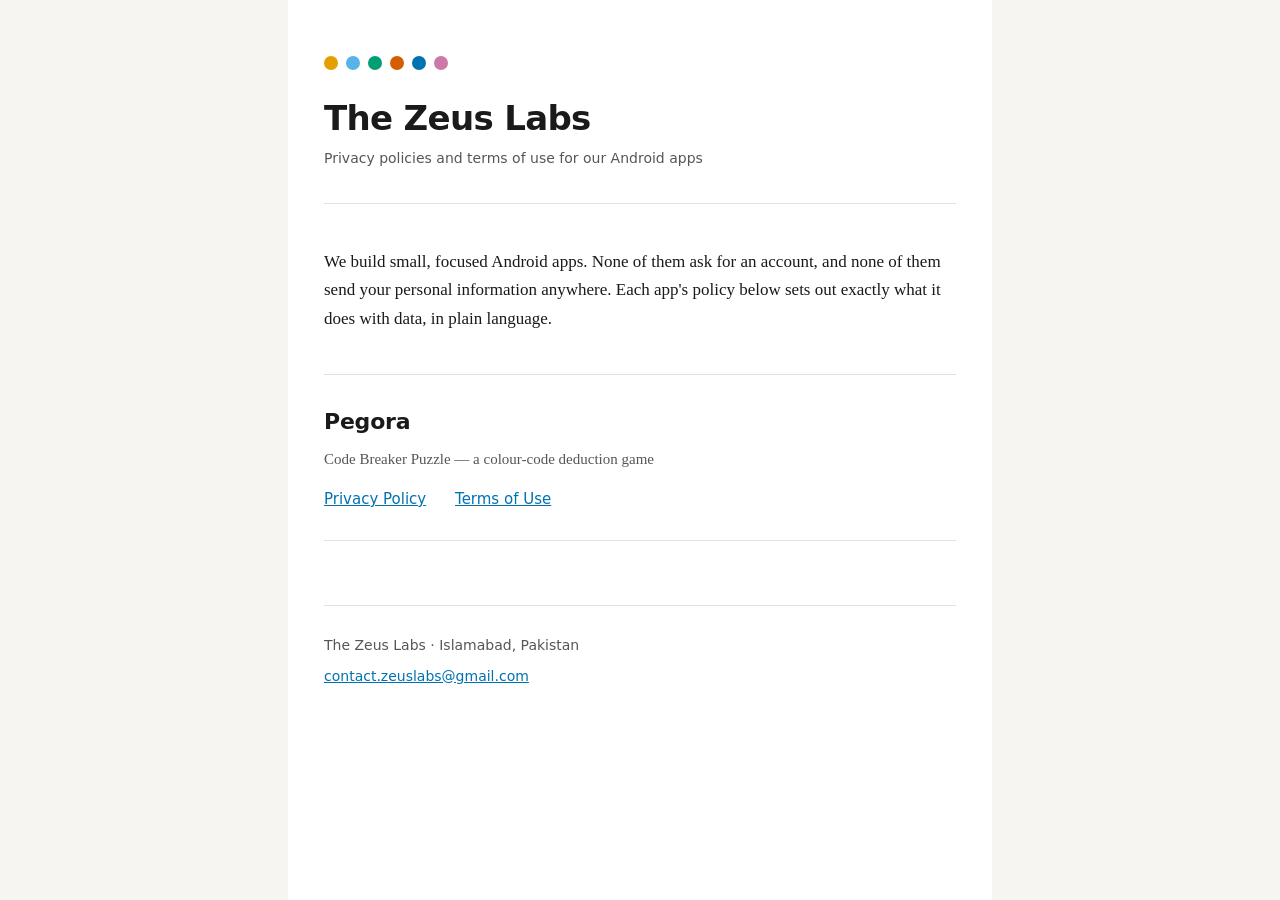
<file: index.html>
<!DOCTYPE html>
<html lang="en">
<head>
<meta charset="utf-8">
<meta name="viewport" content="width=device-width, initial-scale=1">
<title>Legal — The Zeus Labs</title>
<meta name="description" content="Privacy policies and terms of use for Android apps published by The Zeus Labs.">
<link rel="stylesheet" href="style.css">
</head>
<body>
<main class="sheet">

  <div class="pegs" aria-hidden="true">
    <span></span><span></span><span></span><span></span><span></span><span></span>
  </div>

  <h1>The Zeus Labs</h1>
  <p class="meta">Privacy policies and terms of use for our Android apps</p>

  <p>We build small, focused Android apps. None of them ask for an account, and none of them send your personal information anywhere. Each app's policy below sets out exactly what it does with data, in plain language.</p>

  <div class="apps">

    <div class="app">
      <h2>Pegora</h2>
      <p>Code Breaker Puzzle — a colour-code deduction game</p>
      <div class="app-links">
        <a href="privacy.html">Privacy Policy</a>
        <a href="terms.html">Terms of Use</a>
      </div>
    </div>

  </div>

  <footer>
    <p>The Zeus Labs · Islamabad, Pakistan</p>
    <p><a href="mailto:contact.zeuslabs@gmail.com">contact.zeuslabs@gmail.com</a></p>
  </footer>

</main>
</body>
</html>
</file>
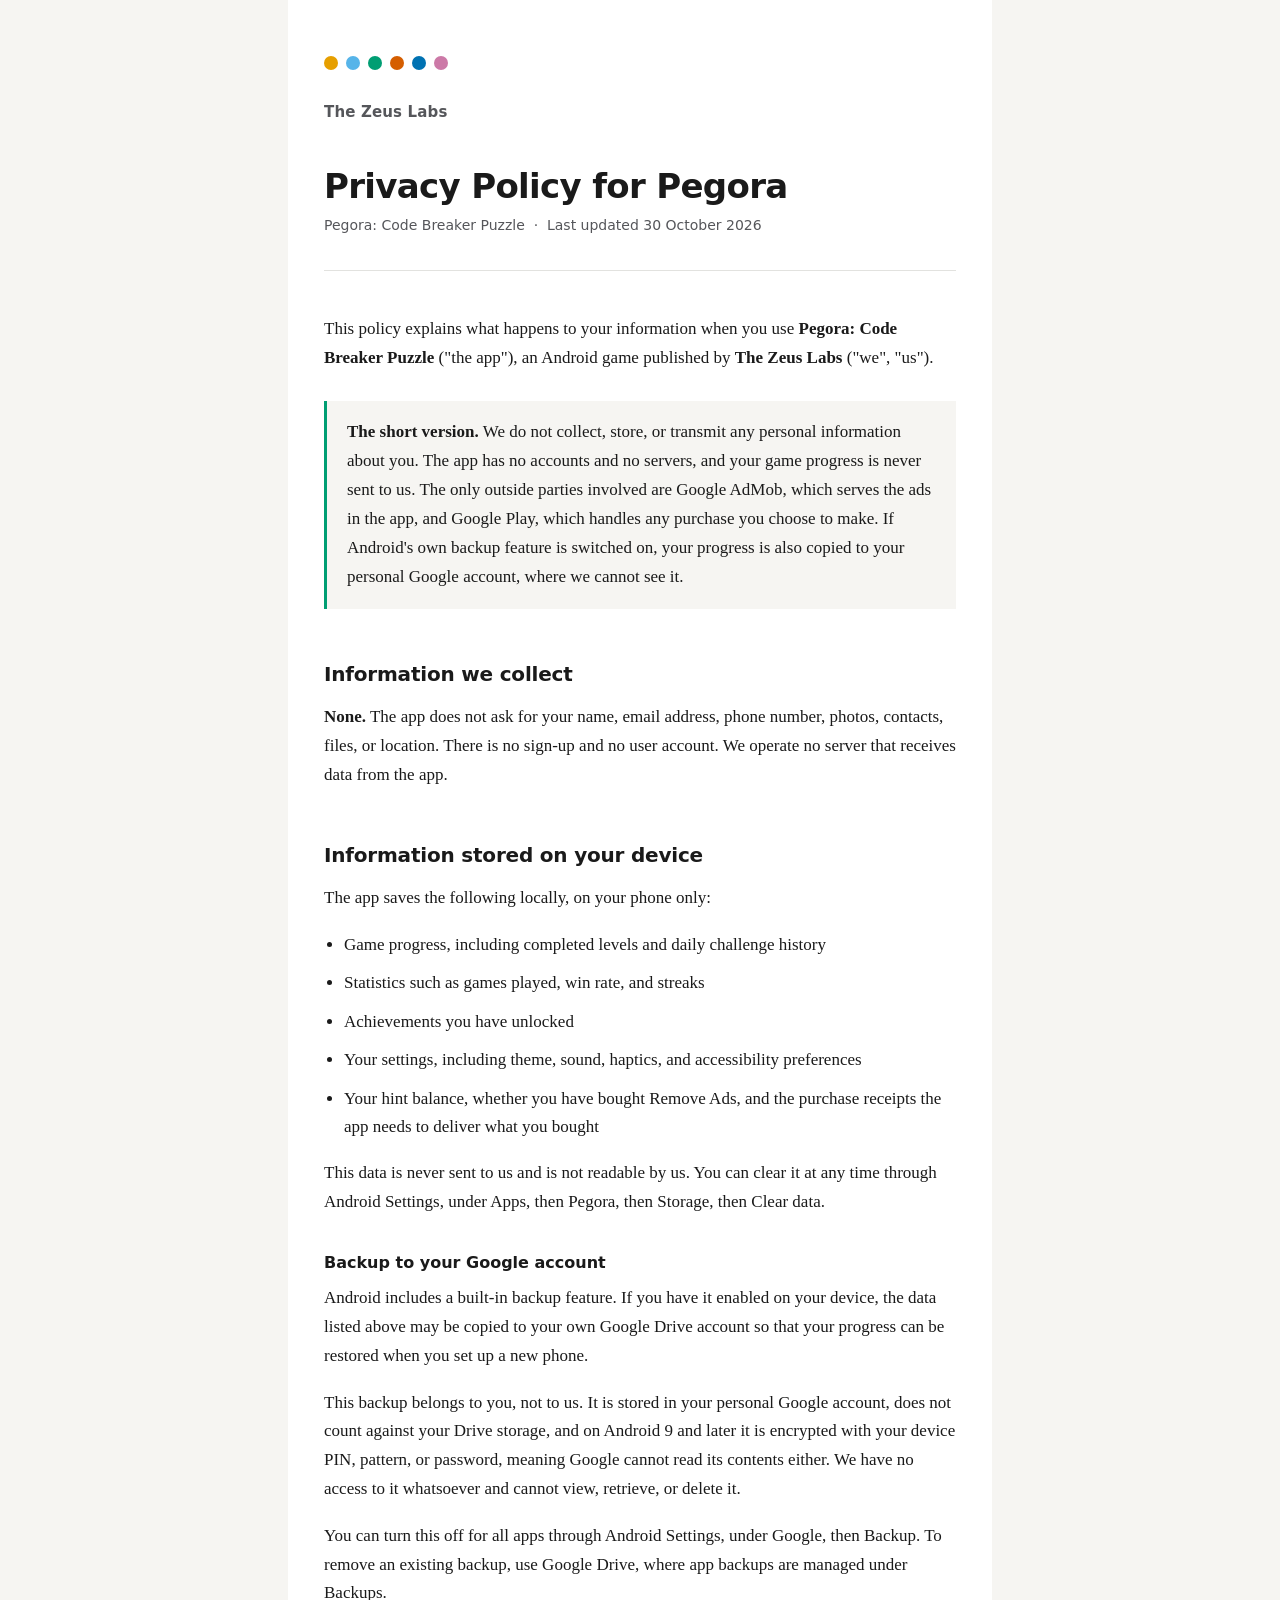
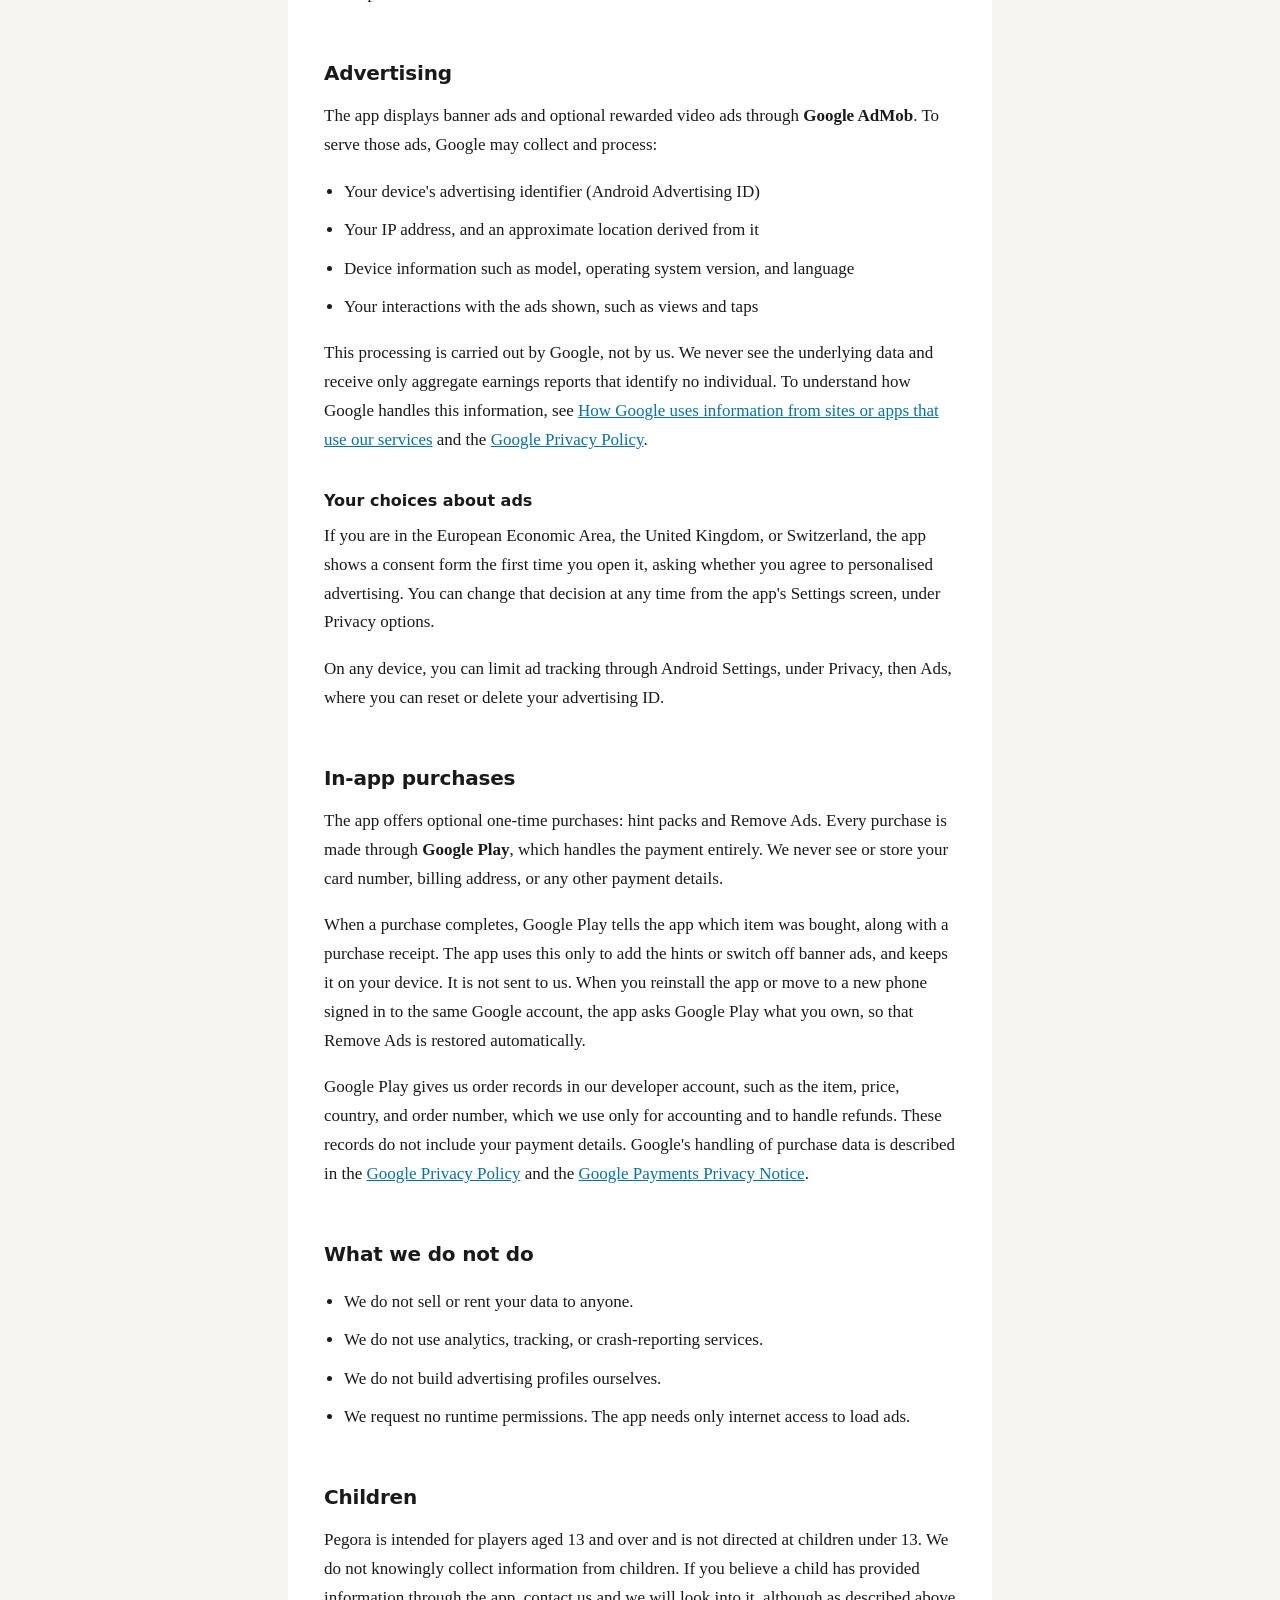
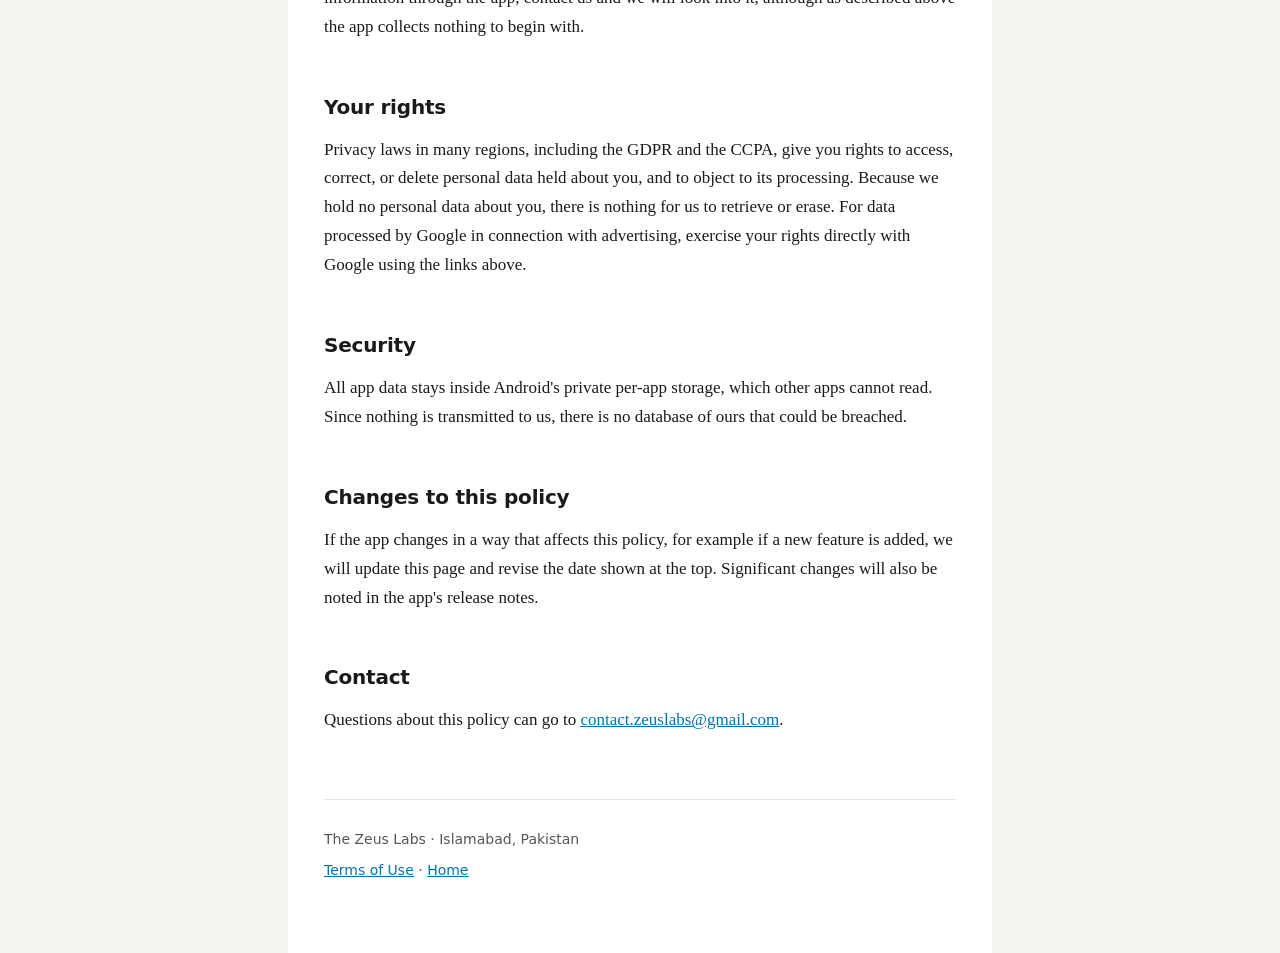
<file: privacy.html>
<!DOCTYPE html>
<html lang="en">
<head>
<meta charset="utf-8">
<meta name="viewport" content="width=device-width, initial-scale=1">
<title>Privacy Policy — Pegora | The Zeus Labs</title>
<meta name="description" content="Privacy policy for Pegora: Code Breaker Puzzle, an Android game by The Zeus Labs.">
<link rel="stylesheet" href="style.css">
</head>
<body>
<main class="sheet">

  <div class="pegs" aria-hidden="true">
    <span></span><span></span><span></span><span></span><span></span><span></span>
  </div>

  <a class="brand" href="index.html">The Zeus Labs</a>

  <h1>Privacy Policy for Pegora</h1>
  <p class="meta">Pegora: Code Breaker Puzzle &nbsp;·&nbsp; Last updated 30 October 2026</p>

  <p>This policy explains what happens to your information when you use <strong>Pegora: Code Breaker Puzzle</strong> ("the app"), an Android game published by <strong>The Zeus Labs</strong> ("we", "us").</p>

  <div class="callout">
    <p><strong>The short version.</strong> We do not collect, store, or transmit any personal information about you. The app has no accounts and no servers, and your game progress is never sent to us. The only outside parties involved are Google AdMob, which serves the ads in the app, and Google Play, which handles any purchase you choose to make. If Android's own backup feature is switched on, your progress is also copied to your personal Google account, where we cannot see it.</p>
  </div>

  <h2>Information we collect</h2>

  <p><strong>None.</strong> The app does not ask for your name, email address, phone number, photos, contacts, files, or location. There is no sign-up and no user account. We operate no server that receives data from the app.</p>

  <h2>Information stored on your device</h2>

  <p>The app saves the following locally, on your phone only:</p>
  <ul>
    <li>Game progress, including completed levels and daily challenge history</li>
    <li>Statistics such as games played, win rate, and streaks</li>
    <li>Achievements you have unlocked</li>
    <li>Your settings, including theme, sound, haptics, and accessibility preferences</li>
    <li>Your hint balance, whether you have bought Remove Ads, and the purchase receipts the app needs to deliver what you bought</li>
  </ul>

  <p>This data is never sent to us and is not readable by us. You can clear it at any time through Android Settings, under Apps, then Pegora, then Storage, then Clear data.</p>

  <h3>Backup to your Google account</h3>

  <p>Android includes a built-in backup feature. If you have it enabled on your device, the data listed above may be copied to your own Google Drive account so that your progress can be restored when you set up a new phone.</p>

  <p>This backup belongs to you, not to us. It is stored in your personal Google account, does not count against your Drive storage, and on Android 9 and later it is encrypted with your device PIN, pattern, or password, meaning Google cannot read its contents either. We have no access to it whatsoever and cannot view, retrieve, or delete it.</p>

  <p>You can turn this off for all apps through Android Settings, under Google, then Backup. To remove an existing backup, use Google Drive, where app backups are managed under Backups.</p>

  <h2>Advertising</h2>

  <p>The app displays banner ads and optional rewarded video ads through <strong>Google AdMob</strong>. To serve those ads, Google may collect and process:</p>
  <ul>
    <li>Your device's advertising identifier (Android Advertising ID)</li>
    <li>Your IP address, and an approximate location derived from it</li>
    <li>Device information such as model, operating system version, and language</li>
    <li>Your interactions with the ads shown, such as views and taps</li>
  </ul>

  <p>This processing is carried out by Google, not by us. We never see the underlying data and receive only aggregate earnings reports that identify no individual. To understand how Google handles this information, see <a href="https://policies.google.com/technologies/partner-sites" rel="noopener">How Google uses information from sites or apps that use our services</a> and the <a href="https://policies.google.com/privacy" rel="noopener">Google Privacy Policy</a>.</p>

  <h3>Your choices about ads</h3>

  <p>If you are in the European Economic Area, the United Kingdom, or Switzerland, the app shows a consent form the first time you open it, asking whether you agree to personalised advertising. You can change that decision at any time from the app's Settings screen, under Privacy options.</p>

  <p>On any device, you can limit ad tracking through Android Settings, under Privacy, then Ads, where you can reset or delete your advertising ID.</p>

  <h2>In-app purchases</h2>

  <p>The app offers optional one-time purchases: hint packs and Remove Ads. Every purchase is made through <strong>Google Play</strong>, which handles the payment entirely. We never see or store your card number, billing address, or any other payment details.</p>

  <p>When a purchase completes, Google Play tells the app which item was bought, along with a purchase receipt. The app uses this only to add the hints or switch off banner ads, and keeps it on your device. It is not sent to us. When you reinstall the app or move to a new phone signed in to the same Google account, the app asks Google Play what you own, so that Remove Ads is restored automatically.</p>

  <p>Google Play gives us order records in our developer account, such as the item, price, country, and order number, which we use only for accounting and to handle refunds. These records do not include your payment details. Google's handling of purchase data is described in the <a href="https://policies.google.com/privacy" rel="noopener">Google Privacy Policy</a> and the <a href="https://payments.google.com/payments/apis-secure/u/0/get_legal_document?ldo=0&amp;ldt=privacynotice" rel="noopener">Google Payments Privacy Notice</a>.</p>

  <h2>What we do not do</h2>

  <ul>
    <li>We do not sell or rent your data to anyone.</li>
    <li>We do not use analytics, tracking, or crash-reporting services.</li>
    <li>We do not build advertising profiles ourselves.</li>
    <li>We request no runtime permissions. The app needs only internet access to load ads.</li>
  </ul>

  <h2>Children</h2>

  <p>Pegora is intended for players aged 13 and over and is not directed at children under 13. We do not knowingly collect information from children. If you believe a child has provided information through the app, contact us and we will look into it, although as described above the app collects nothing to begin with.</p>

  <h2>Your rights</h2>

  <p>Privacy laws in many regions, including the GDPR and the CCPA, give you rights to access, correct, or delete personal data held about you, and to object to its processing. Because we hold no personal data about you, there is nothing for us to retrieve or erase. For data processed by Google in connection with advertising, exercise your rights directly with Google using the links above.</p>

  <h2>Security</h2>

  <p>All app data stays inside Android's private per-app storage, which other apps cannot read. Since nothing is transmitted to us, there is no database of ours that could be breached.</p>

  <h2>Changes to this policy</h2>

  <p>If the app changes in a way that affects this policy, for example if a new feature is added, we will update this page and revise the date shown at the top. Significant changes will also be noted in the app's release notes.</p>

  <h2>Contact</h2>

  <p>Questions about this policy can go to <a href="mailto:contact.zeuslabs@gmail.com">contact.zeuslabs@gmail.com</a>.</p>

  <footer>
    <p>The Zeus Labs · Islamabad, Pakistan</p>
    <p><a href="terms.html">Terms of Use</a> · <a href="index.html">Home</a></p>
  </footer>

</main>
</body>
</html>
</file>
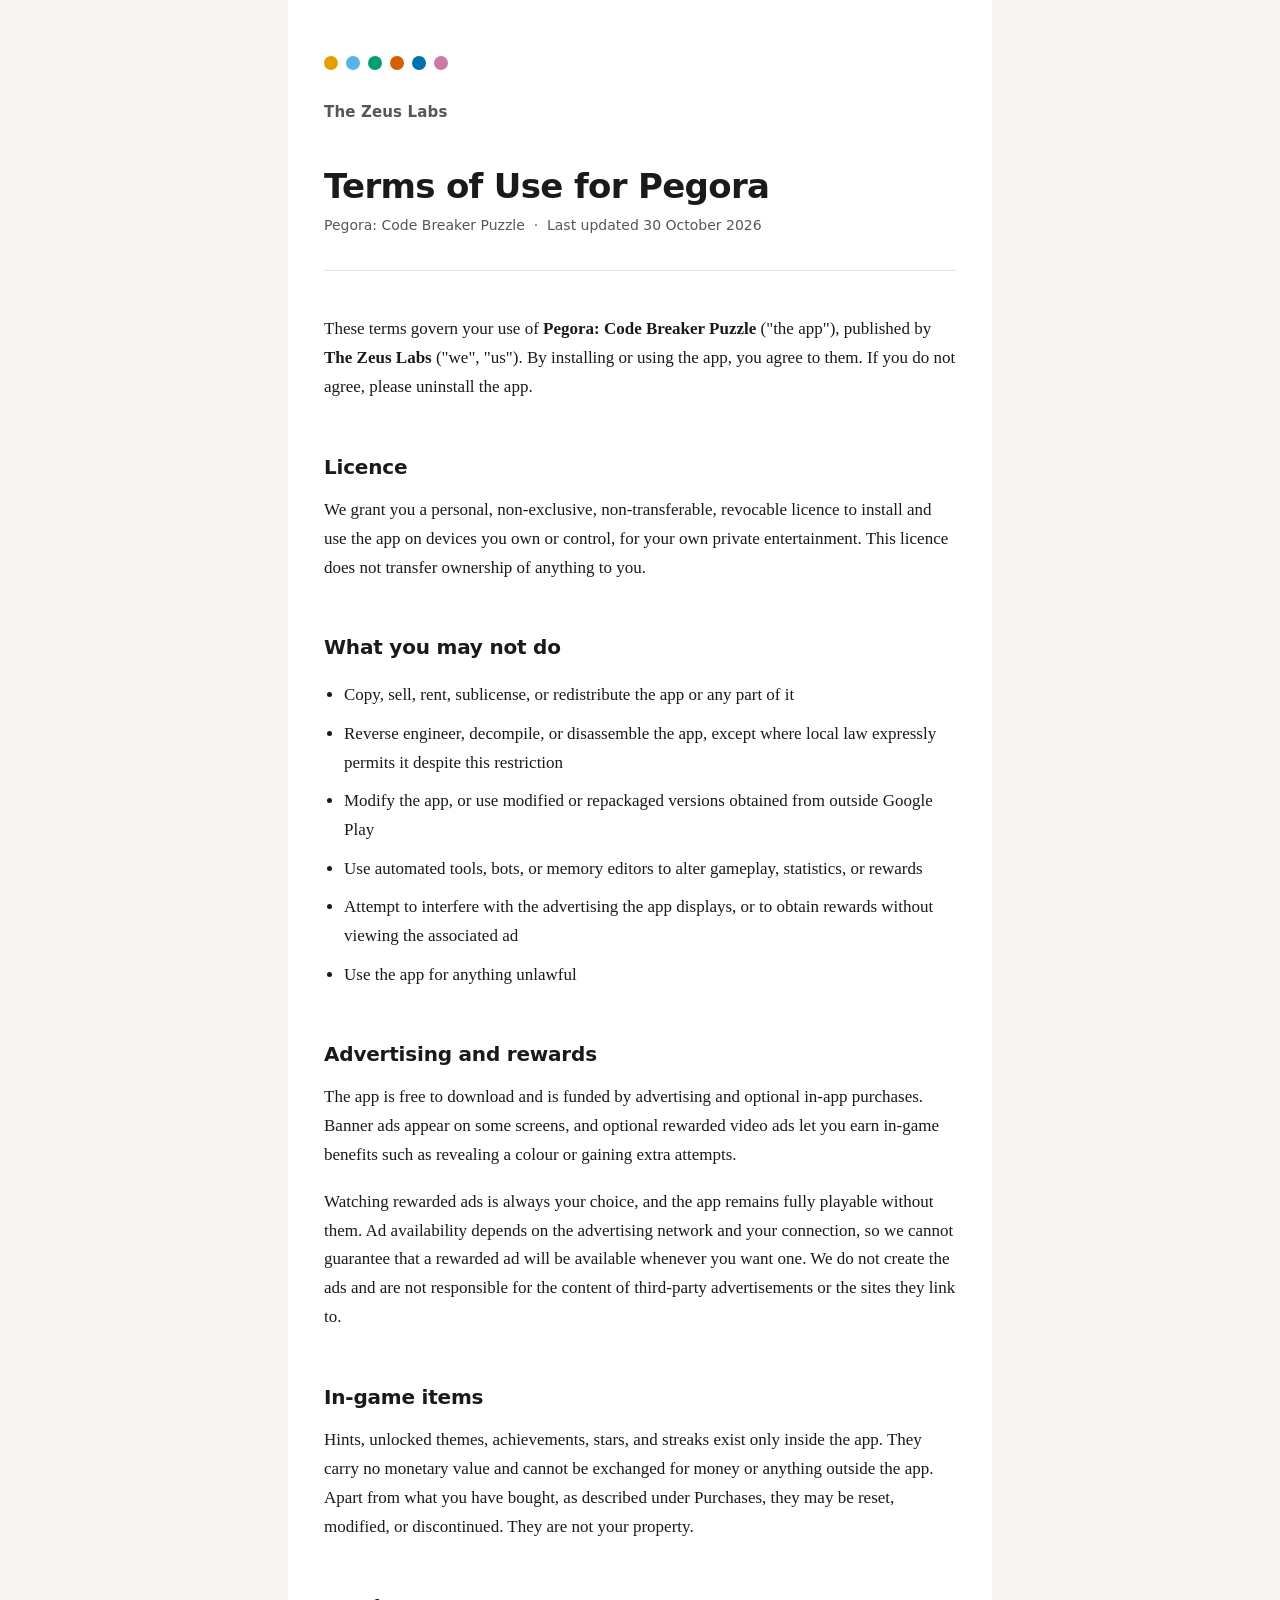
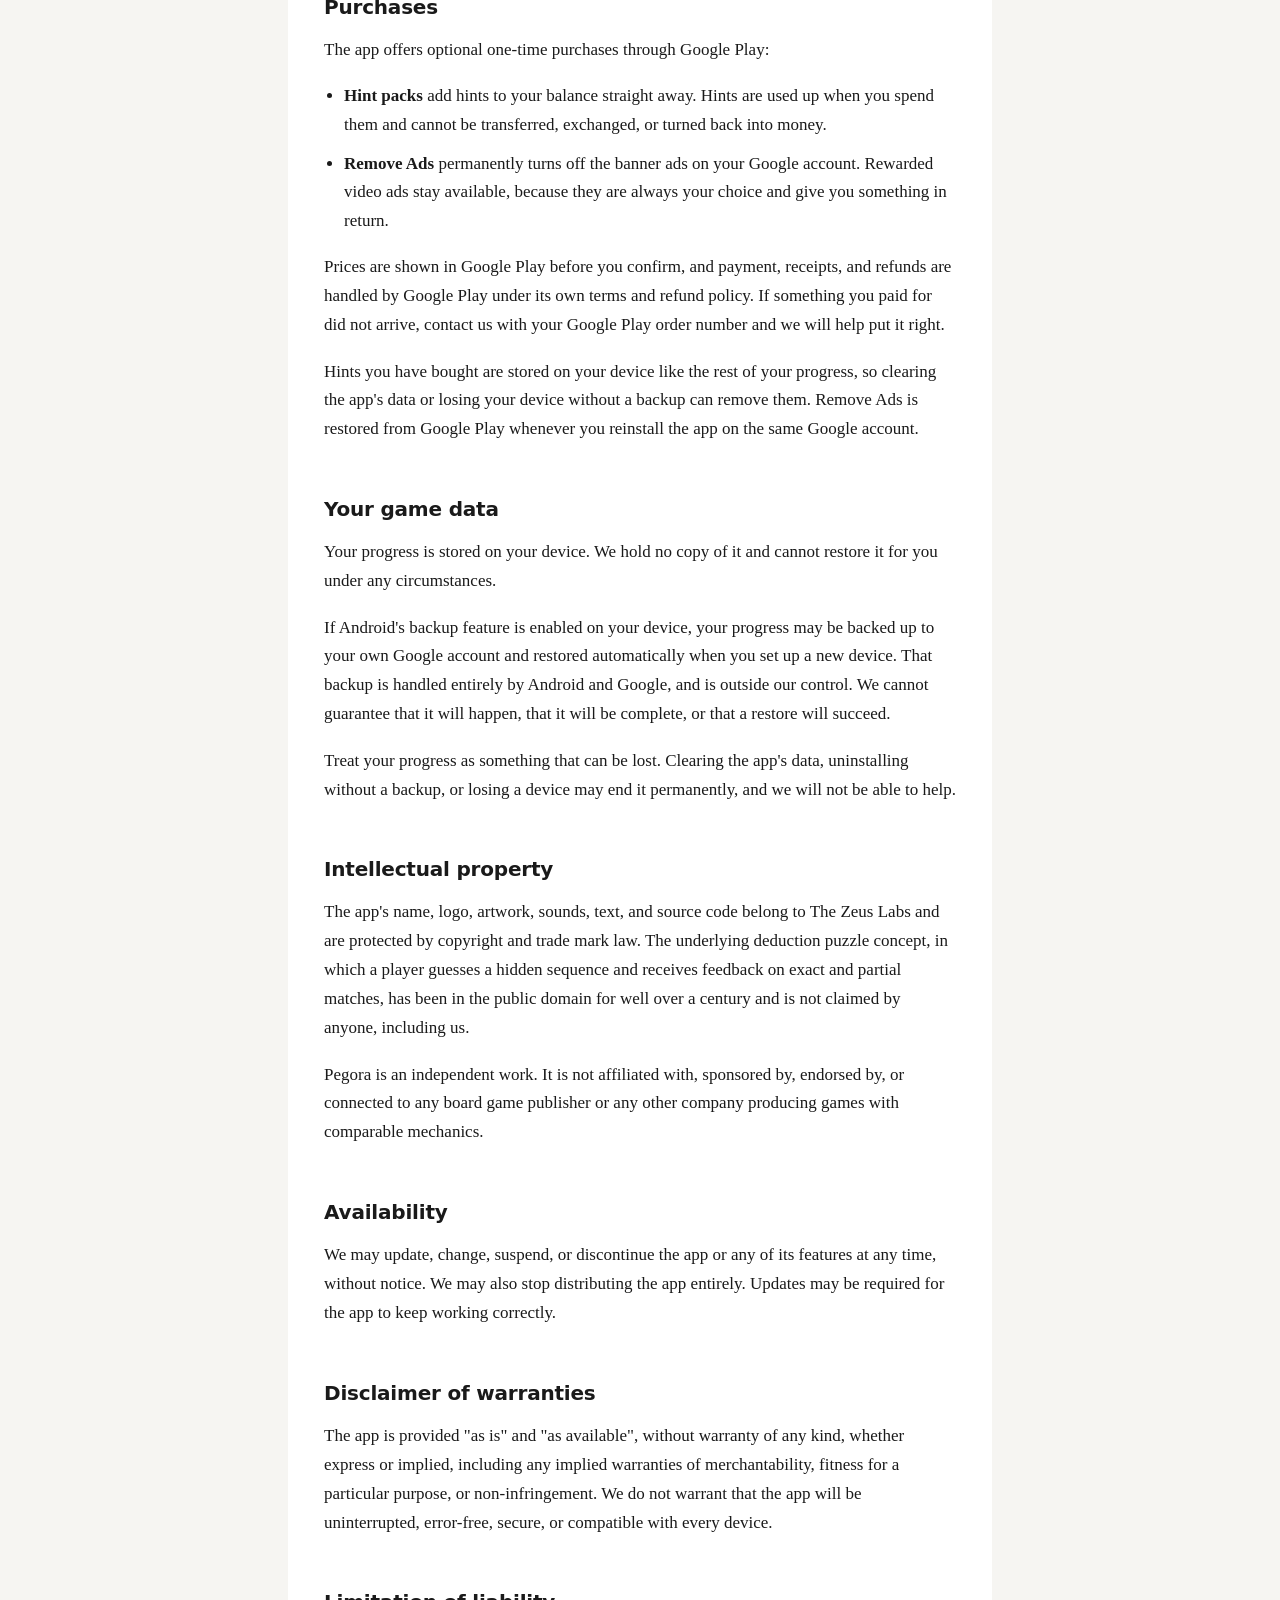
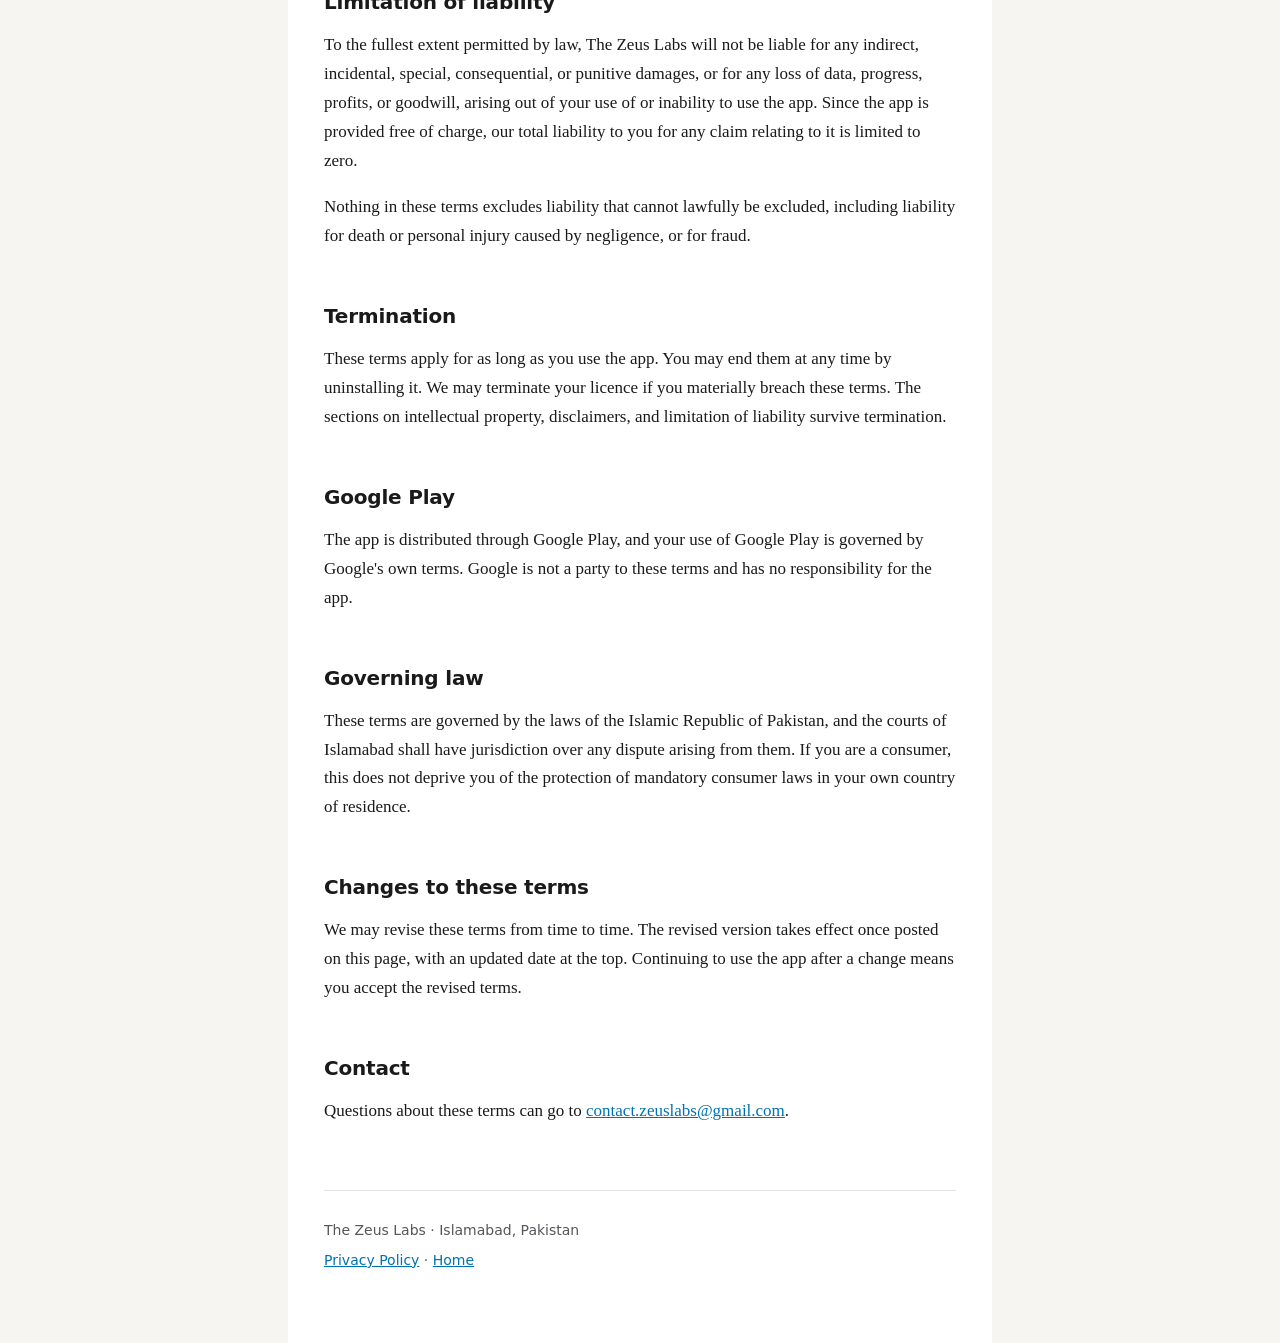
<file: terms.html>
<!DOCTYPE html>
<html lang="en">
<head>
<meta charset="utf-8">
<meta name="viewport" content="width=device-width, initial-scale=1">
<title>Terms of Use — Pegora | The Zeus Labs</title>
<meta name="description" content="Terms of use for Pegora: Code Breaker Puzzle, an Android game by The Zeus Labs.">
<link rel="stylesheet" href="style.css">
</head>
<body>
<main class="sheet">

  <div class="pegs" aria-hidden="true">
    <span></span><span></span><span></span><span></span><span></span><span></span>
  </div>

  <a class="brand" href="index.html">The Zeus Labs</a>

  <h1>Terms of Use for Pegora</h1>
  <p class="meta">Pegora: Code Breaker Puzzle &nbsp;·&nbsp; Last updated 30 October 2026</p>

  <p>These terms govern your use of <strong>Pegora: Code Breaker Puzzle</strong> ("the app"), published by <strong>The Zeus Labs</strong> ("we", "us"). By installing or using the app, you agree to them. If you do not agree, please uninstall the app.</p>

  <h2>Licence</h2>

  <p>We grant you a personal, non-exclusive, non-transferable, revocable licence to install and use the app on devices you own or control, for your own private entertainment. This licence does not transfer ownership of anything to you.</p>

  <h2>What you may not do</h2>

  <ul>
    <li>Copy, sell, rent, sublicense, or redistribute the app or any part of it</li>
    <li>Reverse engineer, decompile, or disassemble the app, except where local law expressly permits it despite this restriction</li>
    <li>Modify the app, or use modified or repackaged versions obtained from outside Google Play</li>
    <li>Use automated tools, bots, or memory editors to alter gameplay, statistics, or rewards</li>
    <li>Attempt to interfere with the advertising the app displays, or to obtain rewards without viewing the associated ad</li>
    <li>Use the app for anything unlawful</li>
  </ul>

  <h2>Advertising and rewards</h2>

  <p>The app is free to download and is funded by advertising and optional in-app purchases. Banner ads appear on some screens, and optional rewarded video ads let you earn in-game benefits such as revealing a colour or gaining extra attempts.</p>

  <p>Watching rewarded ads is always your choice, and the app remains fully playable without them. Ad availability depends on the advertising network and your connection, so we cannot guarantee that a rewarded ad will be available whenever you want one. We do not create the ads and are not responsible for the content of third-party advertisements or the sites they link to.</p>

  <h2>In-game items</h2>

  <p>Hints, unlocked themes, achievements, stars, and streaks exist only inside the app. They carry no monetary value and cannot be exchanged for money or anything outside the app. Apart from what you have bought, as described under Purchases, they may be reset, modified, or discontinued. They are not your property.</p>

  <h2>Purchases</h2>

  <p>The app offers optional one-time purchases through Google Play:</p>
  <ul>
    <li><strong>Hint packs</strong> add hints to your balance straight away. Hints are used up when you spend them and cannot be transferred, exchanged, or turned back into money.</li>
    <li><strong>Remove Ads</strong> permanently turns off the banner ads on your Google account. Rewarded video ads stay available, because they are always your choice and give you something in return.</li>
  </ul>

  <p>Prices are shown in Google Play before you confirm, and payment, receipts, and refunds are handled by Google Play under its own terms and refund policy. If something you paid for did not arrive, contact us with your Google Play order number and we will help put it right.</p>

  <p>Hints you have bought are stored on your device like the rest of your progress, so clearing the app's data or losing your device without a backup can remove them. Remove Ads is restored from Google Play whenever you reinstall the app on the same Google account.</p>

  <h2>Your game data</h2>

  <p>Your progress is stored on your device. We hold no copy of it and cannot restore it for you under any circumstances.</p>

  <p>If Android's backup feature is enabled on your device, your progress may be backed up to your own Google account and restored automatically when you set up a new device. That backup is handled entirely by Android and Google, and is outside our control. We cannot guarantee that it will happen, that it will be complete, or that a restore will succeed.</p>

  <p>Treat your progress as something that can be lost. Clearing the app's data, uninstalling without a backup, or losing a device may end it permanently, and we will not be able to help.</p>

  <h2>Intellectual property</h2>

  <p>The app's name, logo, artwork, sounds, text, and source code belong to The Zeus Labs and are protected by copyright and trade mark law. The underlying deduction puzzle concept, in which a player guesses a hidden sequence and receives feedback on exact and partial matches, has been in the public domain for well over a century and is not claimed by anyone, including us.</p>

  <p>Pegora is an independent work. It is not affiliated with, sponsored by, endorsed by, or connected to any board game publisher or any other company producing games with comparable mechanics.</p>

  <h2>Availability</h2>

  <p>We may update, change, suspend, or discontinue the app or any of its features at any time, without notice. We may also stop distributing the app entirely. Updates may be required for the app to keep working correctly.</p>

  <h2>Disclaimer of warranties</h2>

  <p>The app is provided "as is" and "as available", without warranty of any kind, whether express or implied, including any implied warranties of merchantability, fitness for a particular purpose, or non-infringement. We do not warrant that the app will be uninterrupted, error-free, secure, or compatible with every device.</p>

  <h2>Limitation of liability</h2>

  <p>To the fullest extent permitted by law, The Zeus Labs will not be liable for any indirect, incidental, special, consequential, or punitive damages, or for any loss of data, progress, profits, or goodwill, arising out of your use of or inability to use the app. Since the app is provided free of charge, our total liability to you for any claim relating to it is limited to zero.</p>

  <p>Nothing in these terms excludes liability that cannot lawfully be excluded, including liability for death or personal injury caused by negligence, or for fraud.</p>

  <h2>Termination</h2>

  <p>These terms apply for as long as you use the app. You may end them at any time by uninstalling it. We may terminate your licence if you materially breach these terms. The sections on intellectual property, disclaimers, and limitation of liability survive termination.</p>

  <h2>Google Play</h2>

  <p>The app is distributed through Google Play, and your use of Google Play is governed by Google's own terms. Google is not a party to these terms and has no responsibility for the app.</p>

  <h2>Governing law</h2>

  <p>These terms are governed by the laws of the Islamic Republic of Pakistan, and the courts of Islamabad shall have jurisdiction over any dispute arising from them. If you are a consumer, this does not deprive you of the protection of mandatory consumer laws in your own country of residence.</p>

  <h2>Changes to these terms</h2>

  <p>We may revise these terms from time to time. The revised version takes effect once posted on this page, with an updated date at the top. Continuing to use the app after a change means you accept the revised terms.</p>

  <h2>Contact</h2>

  <p>Questions about these terms can go to <a href="mailto:contact.zeuslabs@gmail.com">contact.zeuslabs@gmail.com</a>.</p>

  <footer>
    <p>The Zeus Labs · Islamabad, Pakistan</p>
    <p><a href="privacy.html">Privacy Policy</a> · <a href="index.html">Home</a></p>
  </footer>

</main>
</body>
</html>
</file>
<file: style.css>
/* The Zeus Labs — legal pages
   Palette is the Okabe-Ito colour-blind-safe set, the same one Pegora uses in-game. */

:root {
  --ink:        #1a1a1a;
  --ink-soft:   #55565a;
  --rule:       #e2e2df;
  --paper:      #ffffff;
  --shell:      #f6f5f2;
  --link:       #0072b2;

  --peg-1: #e69f00;
  --peg-2: #56b4e9;
  --peg-3: #009e73;
  --peg-4: #d55e00;
  --peg-5: #0072b2;
  --peg-6: #cc79a7;
}

* { box-sizing: border-box; }

html { -webkit-text-size-adjust: 100%; }

body {
  margin: 0;
  background: var(--shell);
  color: var(--ink);
  font: 400 1.0625rem/1.7 Georgia, "Iowan Old Style", "Times New Roman", serif;
}

.sheet {
  max-width: 44rem;
  margin: 0 auto;
  background: var(--paper);
  padding: 3.5rem 2.25rem 4rem;
  min-height: 100vh;
}

/* --- masthead ------------------------------------------------- */

.pegs {
  display: flex;
  gap: .5rem;
  margin-bottom: 1.75rem;
}
.pegs span {
  width: .875rem;
  height: .875rem;
  border-radius: 50%;
  display: block;
}
.pegs span:nth-child(1) { background: var(--peg-1); }
.pegs span:nth-child(2) { background: var(--peg-2); }
.pegs span:nth-child(3) { background: var(--peg-3); }
.pegs span:nth-child(4) { background: var(--peg-4); }
.pegs span:nth-child(5) { background: var(--peg-5); }
.pegs span:nth-child(6) { background: var(--peg-6); }

.brand {
  font-family: system-ui, -apple-system, "Segoe UI", Roboto, sans-serif;
  font-size: .9375rem;
  font-weight: 600;
  letter-spacing: .01em;
  color: var(--ink-soft);
  text-decoration: none;
  display: inline-block;
  margin-bottom: 2.5rem;
}
.brand:hover { color: var(--link); }

h1 {
  font-family: system-ui, -apple-system, "Segoe UI", Roboto, sans-serif;
  font-size: 2.125rem;
  line-height: 1.2;
  font-weight: 700;
  letter-spacing: -.02em;
  margin: 0 0 .5rem;
}

.meta {
  font-family: system-ui, -apple-system, "Segoe UI", Roboto, sans-serif;
  font-size: .875rem;
  color: var(--ink-soft);
  margin: 0 0 2.75rem;
  padding-bottom: 2rem;
  border-bottom: 1px solid var(--rule);
}

/* --- body ----------------------------------------------------- */

h2 {
  font-family: system-ui, -apple-system, "Segoe UI", Roboto, sans-serif;
  font-size: 1.25rem;
  font-weight: 650;
  letter-spacing: -.01em;
  margin: 3rem 0 .75rem;
}

h3 {
  font-family: system-ui, -apple-system, "Segoe UI", Roboto, sans-serif;
  font-size: 1rem;
  font-weight: 650;
  margin: 2rem 0 .5rem;
}

p, li { margin: 0 0 1.1rem; }

ul { padding-left: 1.25rem; }
li { margin-bottom: .6rem; }

a { color: var(--link); }
a:focus-visible,
.brand:focus-visible {
  outline: 2px solid var(--link);
  outline-offset: 3px;
  border-radius: 2px;
}

strong { font-weight: 700; }

.callout {
  background: var(--shell);
  border-left: 3px solid var(--peg-3);
  padding: 1.1rem 1.25rem;
  margin: 1.75rem 0;
}
.callout p:last-child { margin-bottom: 0; }

/* --- index page cards ----------------------------------------- */

.apps { margin-top: 2.5rem; }

.app {
  border-top: 1px solid var(--rule);
  padding: 1.75rem 0;
}
.app:last-child { border-bottom: 1px solid var(--rule); }

.app h2 { margin: 0 0 .4rem; font-size: 1.375rem; }
.app p  { margin: 0 0 .9rem; color: var(--ink-soft); font-size: .9375rem; }

.app-links {
  font-family: system-ui, -apple-system, "Segoe UI", Roboto, sans-serif;
  font-size: .9375rem;
}
.app-links a { margin-right: 1.5rem; }

/* --- footer --------------------------------------------------- */

footer {
  margin-top: 4rem;
  padding-top: 1.75rem;
  border-top: 1px solid var(--rule);
  font-family: system-ui, -apple-system, "Segoe UI", Roboto, sans-serif;
  font-size: .875rem;
  color: var(--ink-soft);
}
footer p { margin: 0 0 .4rem; }

@media (max-width: 34rem) {
  .sheet { padding: 2.5rem 1.375rem 3rem; }
  h1 { font-size: 1.75rem; }
  body { font-size: 1rem; }
}
</file>
